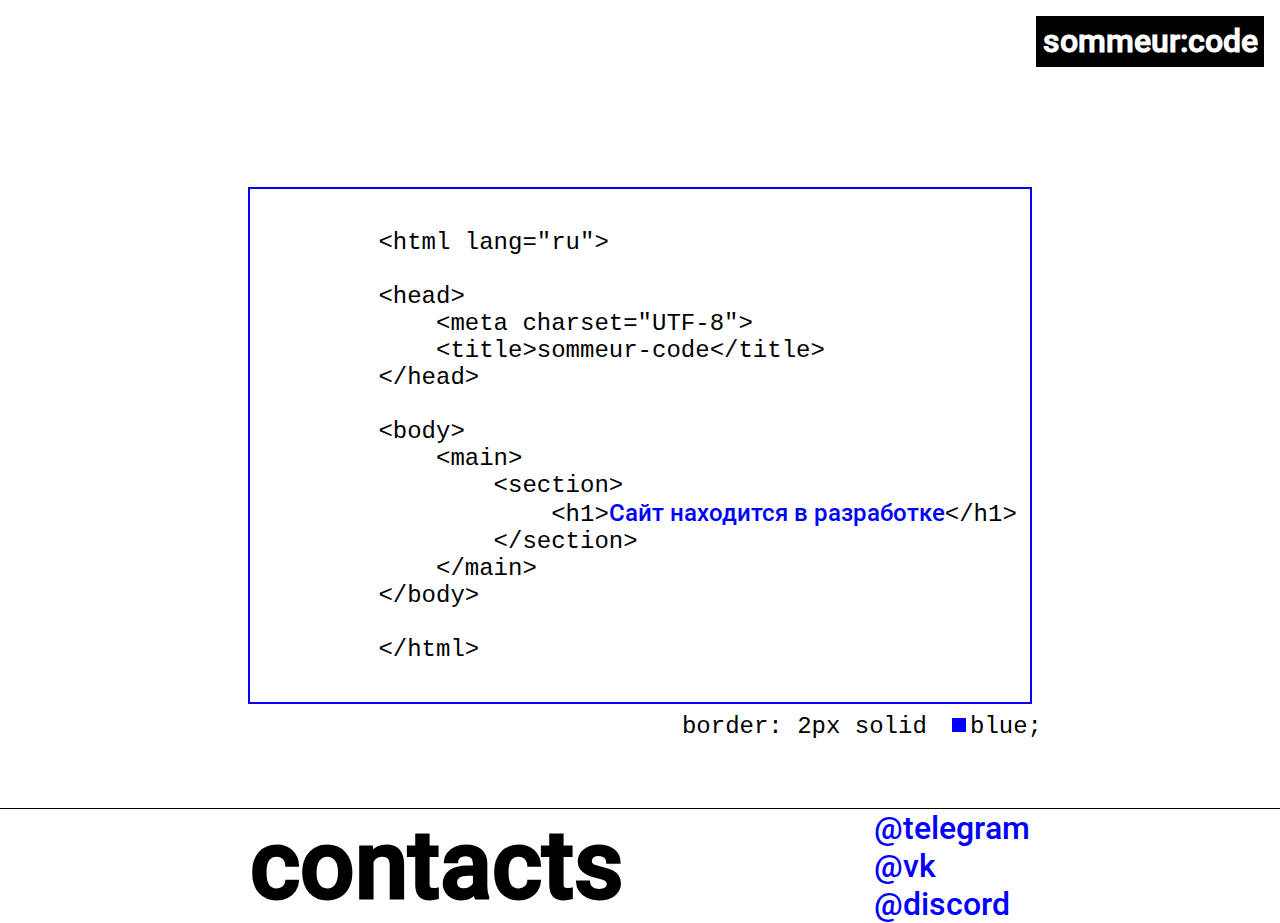
<file: index.html>
<!DOCTYPE html>
<html lang="en">

<head>
    <meta charset="UTF-8">
    <meta name="viewport" content="width=device-width, initial-scale=1.0">
    <title>sommeur-code</title>
    <link rel="shortcut icon" href="chip-svgrepo-com.ico">
    <style>
        * {
            padding: 0;
            margin: 0;
            font-family: "Roboto";
        }

        a {
            text-decoration: none;
            color: blue;
            transition: color 0.2s ease-in-out;
        }

        a:hover {
            color: #5555FF;
        }

        body {
            overflow-x: hidden;
            background-color: white;
            display: flex;
            flex-direction: column;
        }

        code {
            border-radius: 3px;
            font-family: courier, monospace;
            padding: 0 3px;
            font-size: 1.5em;
        }

        footer {
            display: flex;
            justify-content: space-evenly;
            border-top: 1px solid black;
        }

        span {
            color: blue;
            font-weight: lighter;
        }

        .logo {
            background-color: black;
            color: white;
            text-align: center;
            font-size: 2em;
            padding: 0.4rem;
            user-select: none;
        }

        .nav-right {
            float: right;
            margin: 1rem
        }

        .container {
            position: relative;
            margin-block: 6.5rem;
            width: auto;
            padding: 1%;
            border: 2px solid blue;
            align-self: center;
        }

        .cube {
            position: absolute;
            background-color: blue;
            height: 14px;
            width: 14px;
            top: 14%;
            left: 74%;
            border: 2px solid white;
        }

        .border-info {
            position: relative;
            position: absolute;
            top: 102%;
            left: 55%;
        }

        .nav-footer {
            user-select: none;
            display: flex;
            flex-direction: column;
            font-size: 2em;
        }

        .h1fr {
            font-size: 6rem;
            user-select: none;
        }

        @font-face {
            font-family: "Roboto";
            src: url("./fonts/Roboto-Medium.ttf") format("truetype");
            font-style: normal;
            font-weight: normal;
        }

        @media (max-width: 600px) {
            code {
                font-size: 0.7em;
            }

            .border-info {
                left: 50%;
            }

            .cube {
                width: 8px;
                height: 8px;
                top: 27%;
                left: 72%;
            }

            .h1fr {
                display: none;
            }
        }
    </style>
</head>

<body>
    <header>
        <div class="nav-right">
            <h3 class="logo">sommeur:code</h3>
        </div>
    </header>
    <main class="container">
        <section>
            <pre><code>
        &#60;html lang="ru"&#62;

        &#60;head&#62;
            &#60;meta charset="UTF-8"&#62;
            &#60;title&#62;sommeur-code&#60;/title&#62;
        &#60;/head&#62;

        &#60;body&#62;
            &#60;main&#62;
                &#60;section&#62;
                    &#60;h1&#62;<span>Сайт находится в разработке</span>&#60;/h1&#62;
                &#60;/section&#62;
            &#60;/main&#62;
        &#60;/body&#62;

        &#60;/html&#62;
            </code></pre>
        </section>
        <div class="border-info">
            <pre><code>border: 2px solid <div class="cube"></div>  blue;</code></pre>
        </div>
    </main>
    <footer>
        <input style="opacity: 0; position: absolute;" type="text" value="hornycatman" id="copyText">
        <h1 class="h1fr">contacts</h1>
        <div class="nav-footer">
            <a href="https://t.me/hornycatman">@telegram</a>
            <a href="https://vk.com/hornycatman">@vk</a>
            <a style="position: relative;" onclick="CopyOnClick()">@discord <span
                    style="color: black; position: absolute; left: 100%;" id="CopyTrue"></span></a>
        </div>
        <script>
            function CopyOnClick() {
                elementText = document.getElementById("copyText").value
                copyText(elementText)
                console.log(elementText)
                document.getElementById("CopyTrue").innerHTML = "copy!"
            }
            function copyText(text) {
                navigator.clipboard.writeText(text);
            } 
        </script>
    </footer>
</body>

</html>
</file>
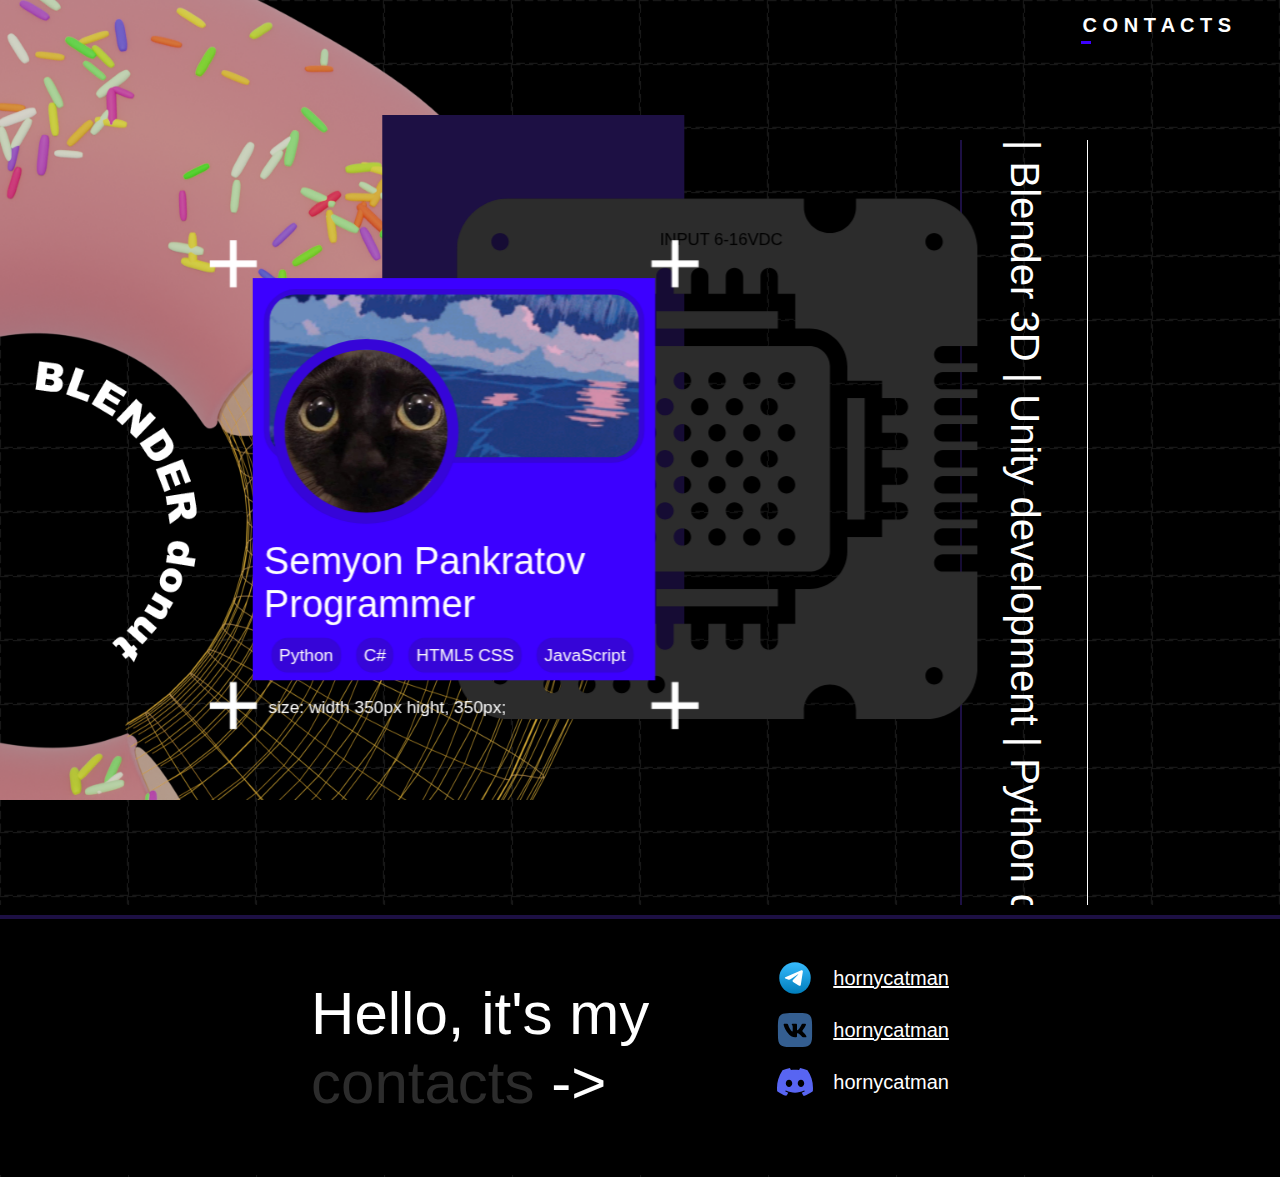
<file: image/index.html>
<!DOCTYPE html>
<html lang="ru">

<head>
    <meta charset="UTF-8">
    <meta name="viewport" content="width=device-width, initial-scale=1.0">
    <title>sommeur-code</title>
    <link rel="stylesheet" href="index.css">
    <script src="main.js" defer></script>
    <link rel="shortcut icon" href="chip-svgrepo-com.ico">
</head>

<body>
    <div class="textvert">
        <p>| Blender 3D | Unity development | Python developer | Web developer | Blender 3D | Unity development | Python
            developer | Web developer | Blender 3D | Unity development | Python developer | Web developer | Blender 3D |
            Unity development | Python developer | Web developer</p>
    </div>
    <div class="bgbig"></div>
    <header>
        <div id="buttons_header">
            <div class="hd_btn">
                <input type="button" value="C O N T A C T S" id="btn" onclick="window.location.href='?reload=1#line'">
                <label for="btn"></label>
            </div>
        </div>
    </header>
    <section class="layers">
        <div class="layers__cont">
            <div class="layers__item layer-1">
                <div class="Image1"></div>
            </div>
            <div class="layers__item layer-2">
                <div class="Image2"></div>
                <p class="layer__text-2">INPUT 6-16VDC</p>
            </div>
            <div class="layers__item layer-4">
                <div class="Image4">
                    <p> size: width 350px hight, 350px;</p>
                </div>
            </div>
            <div class="layers__item layer-3">
                <div class="Image3">
                    <div class="bg__block"></div>
                    <div id="imgVK" class="imgVK"></div>
                    <p class="text__p">Semyon Pankratov<br>Programmer</p>
                    <div class="langmenu">
                        <div class="mylang">Python</div>
                        <div class="mylang">C#</div>
                        <div class="mylang">HTML5 CSS</div>
                        <div class="mylang">JavaScript</div>
                    </div>
                </div>
                <a></a>
            </div>
        </div>
    </section>
    <footer>
        <div id="line"></div>
        <div style="display: flex; justify-content: center;">
            <p class="invis" style="color: white; font-size: 60px; text-align: left; margin-right: 10%;">Hello, it's
                my<br><span style="color: #2c2c2c;">contacts</span> -></p>
            <div class="lastdiv">
                <p class="contacts"><img src="telegram-svgrepo-com.svg" alt="telegram"><a
                        href="https://t.me/hornycatman">hornycatman</a></p>
                <p class="contacts"><img src="vk-communication-internet-network-chat-interaction-svgrepo-com.svg"
                        alt="vk"><a href="https://vk.com/hornycatman">hornycatman</a></p>
                <p class="contacts"><img src="discord-icon-svgrepo-com.svg" alt="discord"><a>hornycatman</a></p>
            </div>
        </div>
    </footer>
</body>

</html>
</file>
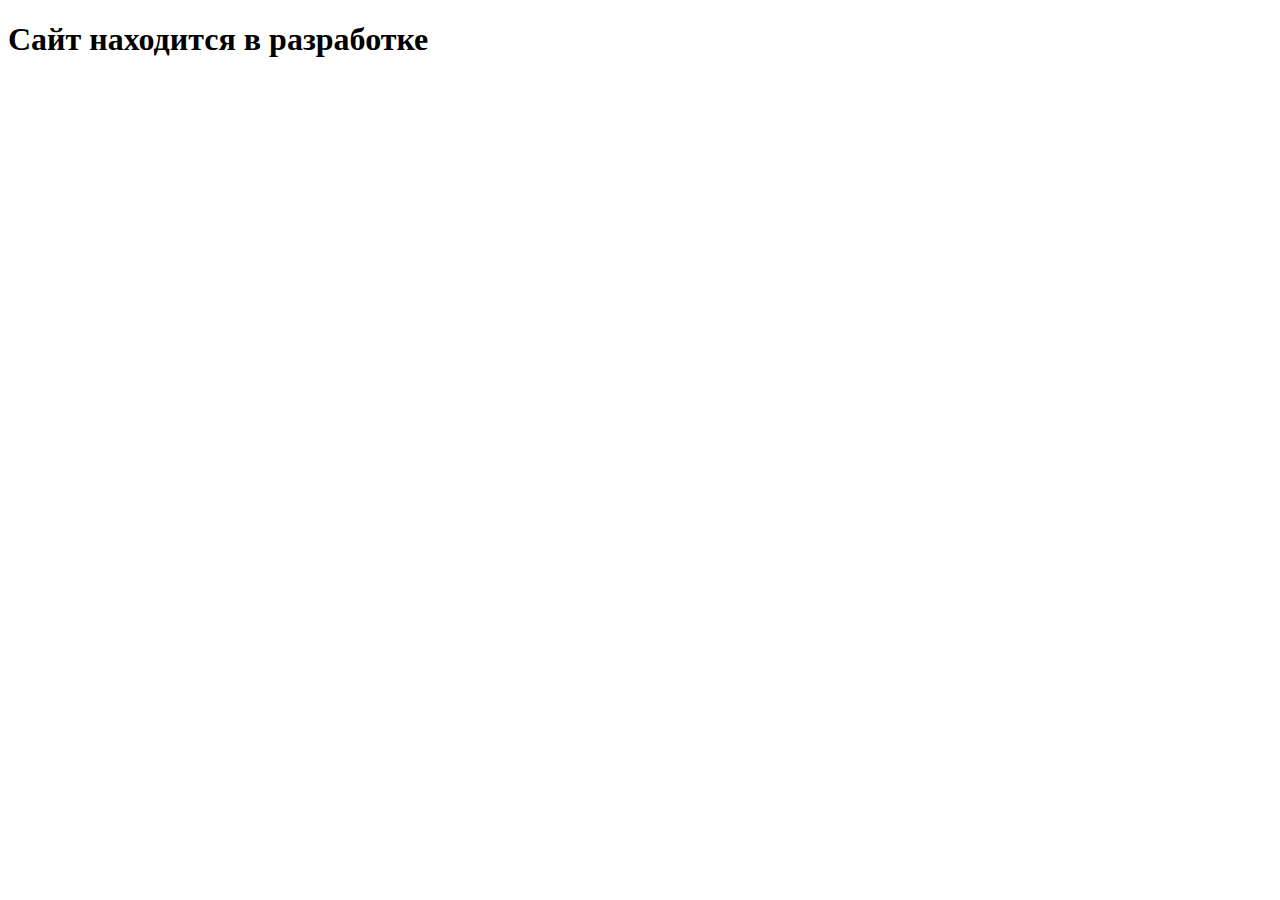
<file: text.html>
<!DOCTYPE html>
<html lang="en">

<head>
    <meta charset="UTF-8">
    <title>sommeur-code</title>
</head>
<body>
    <main>
        <section>
            <h1>Сайт находится в разработке</h1>
        </section>
    </main>
</body>
</html>
</file>
<file: image/index.css>
body {
    position: relative;
    font-family: 'Lato', sans-serif;
    background-image: url(bg.png);
    background-size: 10%;
    background-color: #000000;
    padding: 0%;
    margin: 0;
}

html {
    scroll-behavior: smooth;
}

footer {
    text-align: center;
    position: absolute;
    z-index: 1;
    margin-top: 790px;
    height: 270px;
    width: 100%;
    background: #000000;
}

img {
    height: 36px;
}

.lastdiv {
    text-align: center;
    margin-top: 2%;
}

.contacts {
   display: flex;
   align-items: center;
}
.contacts a {
    margin-inline: 20px;
    font-size: 20px;
    color: white;
}

.bgbig {
    position: absolute;
    background-image: url(backbig2.png);
    background-size: cover;
    background-repeat: no-repeat;
    background-position: -350px -100px;
    height: 100vh;
    pointer-events: none;
    width: 100%;
}

.hd_btn {
    padding-inline: 3%;
}

.textvert {
    top: 460px;
    left: 50%;
    transform: rotate(90deg);
    border-bottom: 2px solid #1d1044;
    border-top: 1px solid white;
    position: absolute;
    font-size: 40px;
    color: white;
    width: 60%;
    overflow: hidden;
}

.textvert p {
   text-wrap: nowrap;
   animation: move-forever 10s ease-out
}

@keyframes move-forever {
    0% {
        transform: translate3d(900px, 0, 0);
    }

    100% {
        transform: translate3d(0px, 0, 0);
    }
}

#line {
    margin-top: 10px;
    border: 2px solid #1d1044;
}

#buttons_header {
    padding: 1%;
    display: flex;
    justify-content: end;
}

input[type="button"] {
    background-color: #00000000;
    color: white;
    padding-inline: 1%;
    border: none;
    font-size: 20px;
    font-weight: bold;
    transition: color 0.5s;
}

input[type="button"]:focus {
    color: white;
}

.hd_btn input[type="button"]+label {
    position: relative;
}

.hd_btn input[type="button"]+label:before {
    content: "";
    width: 10px;
    height: 3px;
    background: #3c00ff;
    position: absolute;
    top: 0.2em;
    transition: width 0.5s ease-in-out;
}

.hd_btn #btn:hover+label:before {
    width: 150px;
}

/*-------------------------------------------------------*/

.layer-3 {
    height: 350px;
    width: 350px;
    transform: translateZ(120px)
}

.layer-4 {
    height: 450px;
    width: 450px;
    transform: translateZ(120px)
}

.layer-2 {
    position: relative;
    height: 500px;
    width: 500px;
    transform: translateZ(60px)
}

.layer-1 {
    height: 550px;
    width: 300px;
    transform: translateZ(10px)
}

.Image1 {
    background-color: #1d1044;
    height: 100%;
    width: 300px;
}
.Image2 {
    background-image: url(chip-svgrepo-com.svg);
    background-size: cover;
    background-color: #0000003b;
    margin: 80px;
    height: 100%;
    width: 100%;
    border-radius: 50px;
}

.Image3 {
    position: relative;
    padding: 10px;
    background-size: 200px;
    background-color: #3c00ff;
    margin: 150px 0px 150px -100px;
    height: 100%;
    width: 100%;
}

.Image4 {
    position: relative;
    background-image: url(frame.png);
    background-size: cover;
    margin: 115px 0px 0px -140px;
    height: 100%;
    width: 100%;
}

.Image4 p {
    position: absolute;
    top: 90%;
    left: 12%;
}

.imgVK {
    position: absolute;
    top: 15%;
    left: 5%;
    background-image: url(CwWhvGsbnf4.jpg);
    background-size: cover;
    background-color: #3605d8;
    border: 10px solid #3605d8;
    height: 150px;
    width: 150px;
    border-radius: 50%;
}

.text__p {
    margin-top: 20%;
    font-size: 35px;
    margin-bottom: 1%;
}

.bg__block {
    border: 5px solid #3605d8;
    border-radius: 30px;
    height: 150px;
    background-color: #3605d8;
    background-image: url(2441-aesthetic-waves.gif);
    background-size: cover;
}

.layers {
    perspective: 1500px;
    margin-top: 5%;
    color: white;
}

.layers__cont {
    position: absolute;
    left: 30%;  
    min-height: 500px;
    transform-style: preserve-3d;
    will-change: transform;
    transition: transform var(--transition);
    transform: rotateX(var(--move-y)) rotateY(var(--move-x));
}

.layers__item {
    position: absolute;
}

.langmenu {
    display: flex;
}
.mylang {
    background-color: #3605d8;
    padding: 2%;
    margin: 2%;
    border-radius: 15px;
}

.layer__text-2 {
    position: absolute;
    top: 19%;
    left: 55%;
    color: black;
}

@media (max-width: 600px) {

    .Image3 {
        margin: 1%;
        overflow: hidden;
    }

    .layer-1 {
        display: none;
    }

    .layer-2 {
        display: none;
    }

    .layer-3 {
        margin: 100px 0px 150px 18px;
        min-width: 300px;
        height: 360px;
    }

    .layer-4 {
        display: none;
    }

    .layers__cont {
        left: 0;
    }
    footer {
        text-align: center;
        position: relative;
        z-index: 1;
        margin-top: 600px;
        width: 100%;
        min-height: 200px;
        background: #000000;
    }
    .invis {
        display: none;
    }

    .textvert {
        display: none;
    }
    .hd_btn {
        display: none;
    }
  }
</file>
